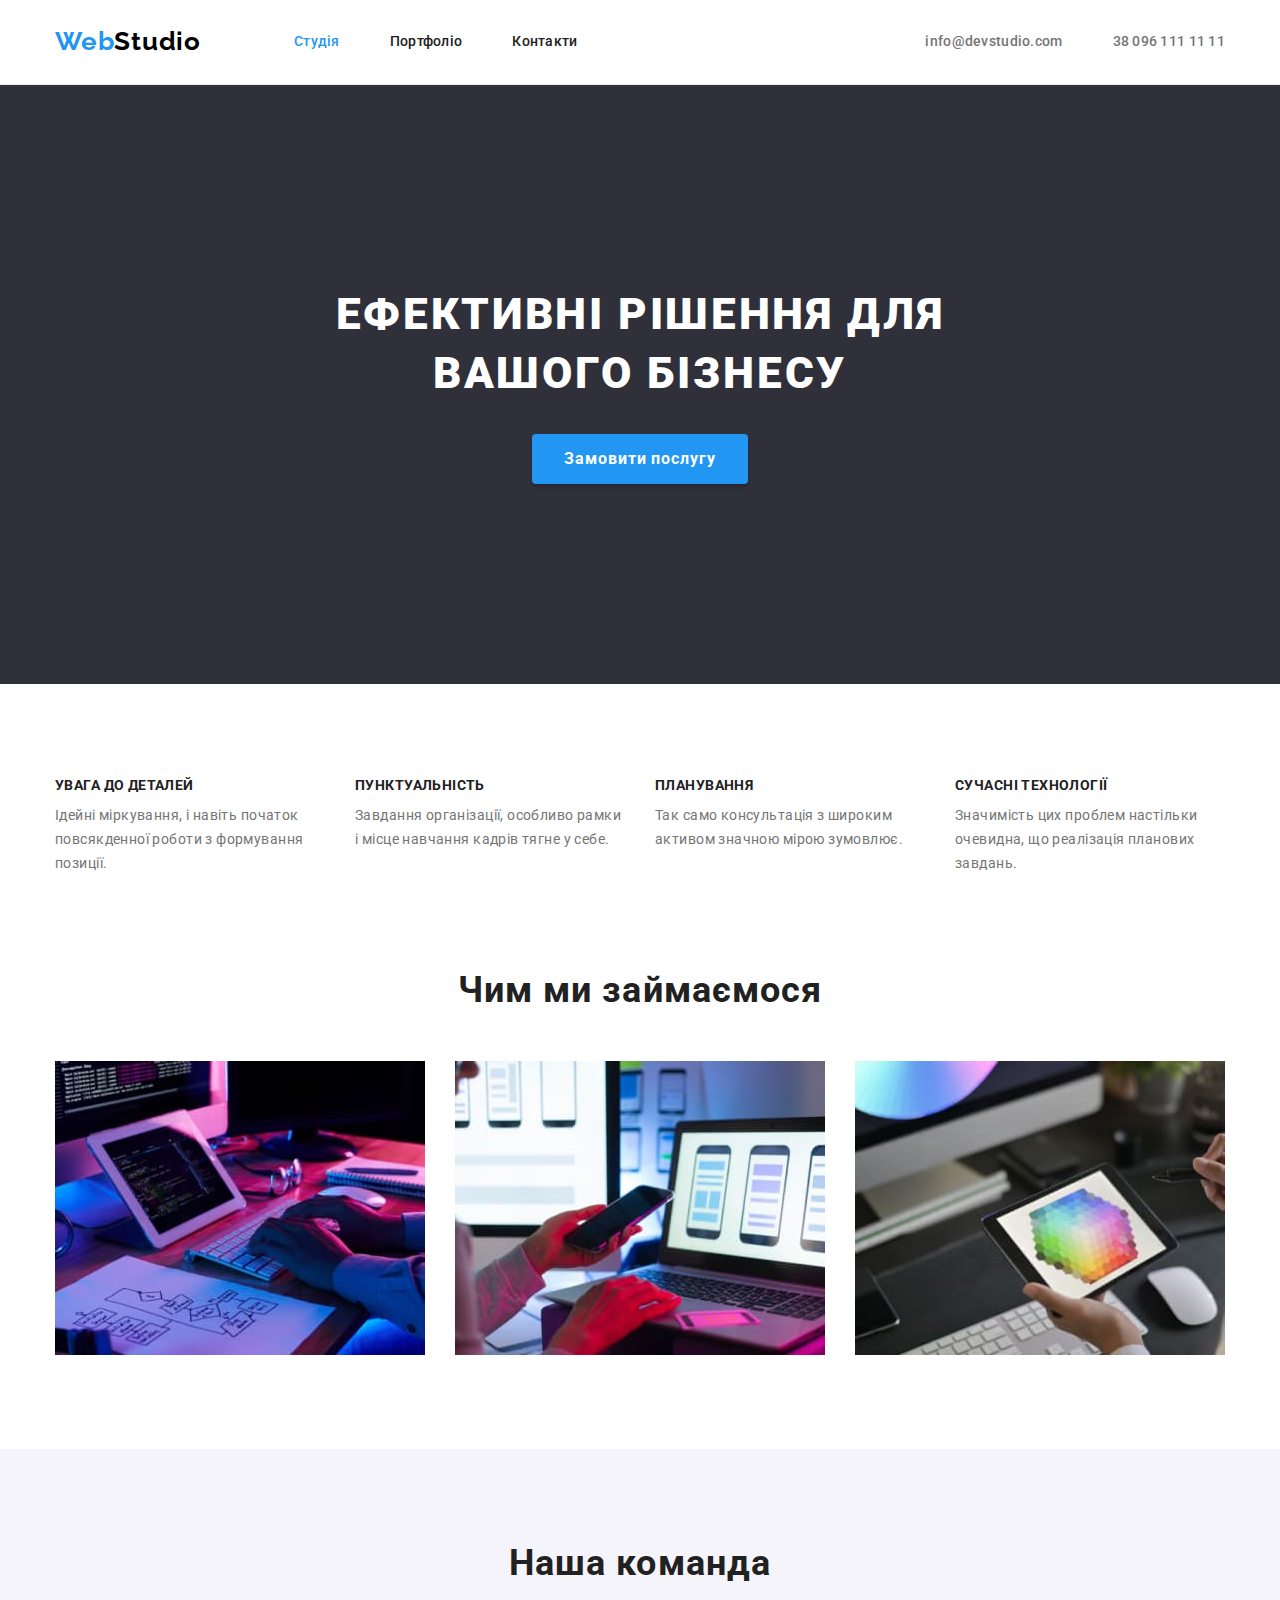
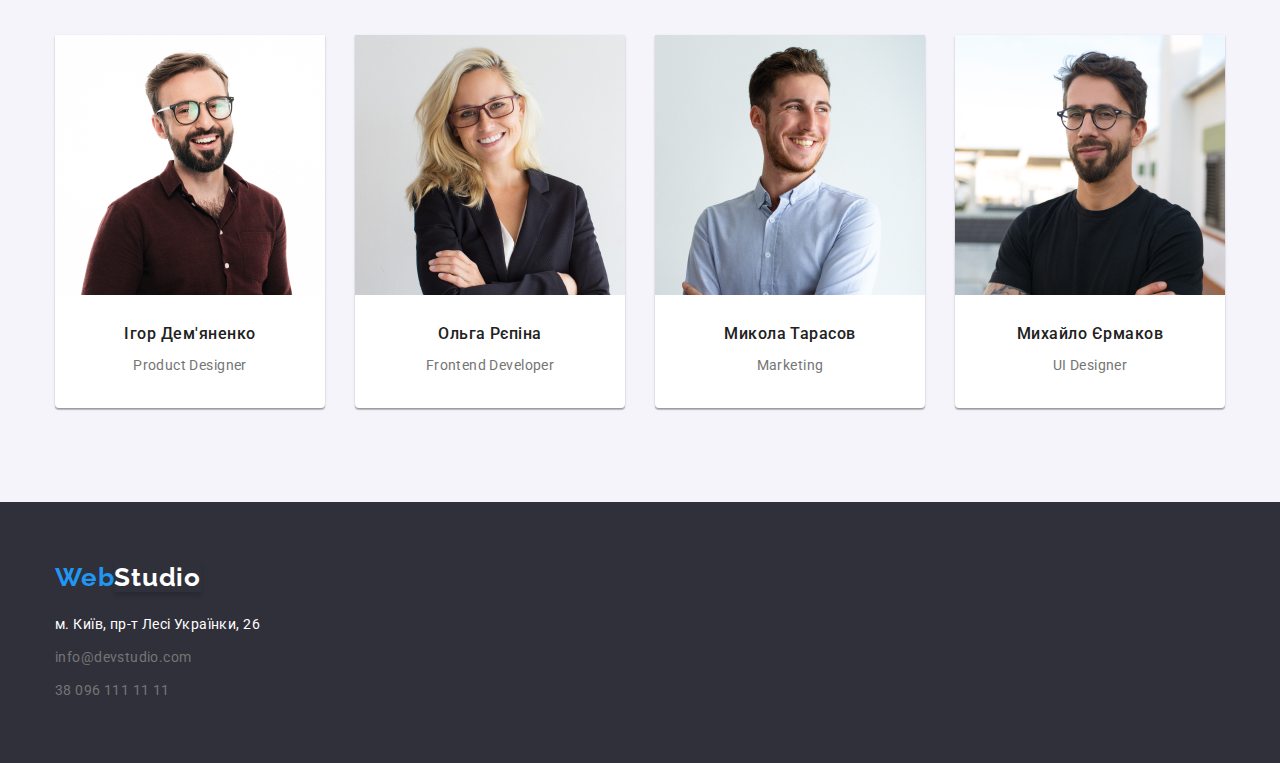
<file: index.html>
<!DOCTYPE html>
<html lang="uk">
  <head>
    <meta charset="UTF-8" />
    <meta http-equiv="X-UA-Compatible" content="IE=edge" />
    <meta name="viewport" content="width=device-width, initial-scale=1.0" />
    <link
      rel="stylesheet"
      href="https://cdnjs.cloudflare.com/ajax/libs/modern-normalize/1.1.0/modern-normalize.min.css"
    />
    <link rel="preconnect" href="https://fonts.googleapis.com" />
    <link rel="preconnect" href="https://fonts.gstatic.com" crossorigin />
    <link
      href="https://fonts.googleapis.com/css2?family=Raleway:wght@700&family=Roboto:wght@400;500;700;900&display=swap"
      rel="stylesheet"
    />
    <link rel="stylesheet" href="./css/styles.css" />
    <title>WebStudio</title>
  </head>
  <body>
    <!-- шапка сайту -->
    <header class="header-section">
      <div class="container header-container">
        <nav class="header-naw">
          <a href="#" class="logo header-logo">Web<span class="logo-dark">Studio</span> </a>
          <ul class="site-naw list">
            <li>
              <a href="./index.html" class="naw-link link current">Студія</a>
            </li>
            <li>
              <a href="./portfolio.html" class="naw-link link">Портфоліо</a>
            </li>
            <li><a href="" class="naw-link link">Контакти</a></li>
          </ul>
        </nav>
        <ul class="contacts list">
          <li>
            <a href="malito:info@devstudio.com" class="cnt-link link" lang="en"
              >info@devstudio.com</a
            >
          </li>
          <li>
            <a href="tel:+380961111111" class="cnt-link link">38 096 111 11 11</a>
          </li>
        </ul>
      </div>
    </header>
    <main>
      <!-- секція герой -->
      <section class="hero">
        <div class="container">
          <h1 class="hero-title">Ефективні рішення для вашого бізнесу</h1>
          <button type="button" class="hero-button">Замовити послугу</button>
        </div>
      </section>
      <!-- секція переваги -->
      <section class="section">
        <div class="container">
          <h2 class="visually-hidden">Наші переваги</h2>
          <ul class="benefits list">
            <li class="benefits-item">
              <h3 class="benefits-title">Увага до деталей</h3>
              <p>Ідейні міркування, і навіть початок повсякденної роботи з формування позиції.</p>
            </li>
            <li class="benefits-item">
              <h3 class="benefits-title">Пунктуальність</h3>
              <p>Завдання організації, особливо рамки і місце навчання кадрів тягне у себе.</p>
            </li>
            <li class="benefits-item">
              <h3 class="benefits-title">Планування</h3>
              <p>Так само консультація з широким активом значною мірою зумовлює.</p>
            </li>
            <li class="benefits-item">
              <h3 class="benefits-title">Сучасні технології</h3>
              <p>Значимість цих проблем настільки очевидна, що реалізація планових завдань.</p>
            </li>
          </ul>
        </div>
      </section>
      <!-- секція наші роботи -->
      <section class="section example-section">
        <div class="container">
          <h2 class="example-title">Чим ми займаємося</h2>
          <ul class="list-example list">
            <li>
              <img src="./images/box1.jpg" alt="людина працює за робочим столом" width="370" />
            </li>
            <li>
              <img
                src="./images/box2.jpg"
                alt="людина звіряє телефон з макетом на ноутбуці"
                width="370"
              />
            </li>
            <li>
              <img
                src="./images/box3.jpg"
                alt="людина обирає палітру кольорів на планшеті"
                width="370"
              />
            </li>
          </ul>
        </div>
      </section>
      <!-- секція команда -->
      <section class="section-team">
        <div class="container">
          <h2 class="team-title">Наша команда</h2>
          <ul class="team-list list">
            <li class="team-folder">
              <img src="./images/photo1.jpg" alt="фото працівника Ігор Дем'яненко" width="270" />
              <div class="team-details">
                <h3 class="team-subtitle">Ігор Дем'яненко</h3>
                <p lang="en">Product Designer</p>
              </div>
            </li>
            <li class="team-folder">
              <img src="./images/photo2.jpg" alt="фото працівника Ольга Рєпіна" width="270" />
              <div class="team-details">
                <h3 class="team-subtitle">Ольга Рєпіна</h3>
                <p lang="en">Frontend Developer</p>
              </div>
            </li>
            <li class="team-folder">
              <img src="./images/photo3.jpg" alt="фото працівника Микола Тарасов" width="270" />
              <div class="team-details">
                <h3 class="team-subtitle">Микола Тарасов</h3>
                <p lang="en">Marketing</p>
              </div>
            </li>
            <li class="team-folder">
              <img src="./images/photo4.jpg" alt="фото працівника Михайло Єрмаков" width="270" />
              <div class="team-details">
                <h3 class="team-subtitle">Михайло Єрмаков</h3>
                <p lang="en">UI Designer</p>
              </div>
            </li>
          </ul>
        </div>
      </section>
    </main>
    <!-- підвал -->
    <footer class="footer-section">
      <div class="container">
        <a href="#" class="logo footer-logo">Web<span class="logo-light">Studio</span> </a>
        <address>
          <ul class="address list">
            <li class="address-list">
              <a
                href="https://goo.gl/maps/CPtrU1FHBa2aNyZL9"
                class="link"
                target="_blank"
                rel="noopener noreferrer nofollow"
                >м. Київ, пр-т Лесі Українки, 26</a
              >
            </li>
            <li class="address-list">
              <a href="malito:info@devstudio.com" class="address-link link" lang="en"
                >info@devstudio.com</a
              >
            </li>
            <li class="address-list">
              <a href="tel:+380961111111" class="address-link link">38 096 111 11 11</a>
            </li>
          </ul>
        </address>
      </div>
    </footer>
  </body>
</html>
</file>
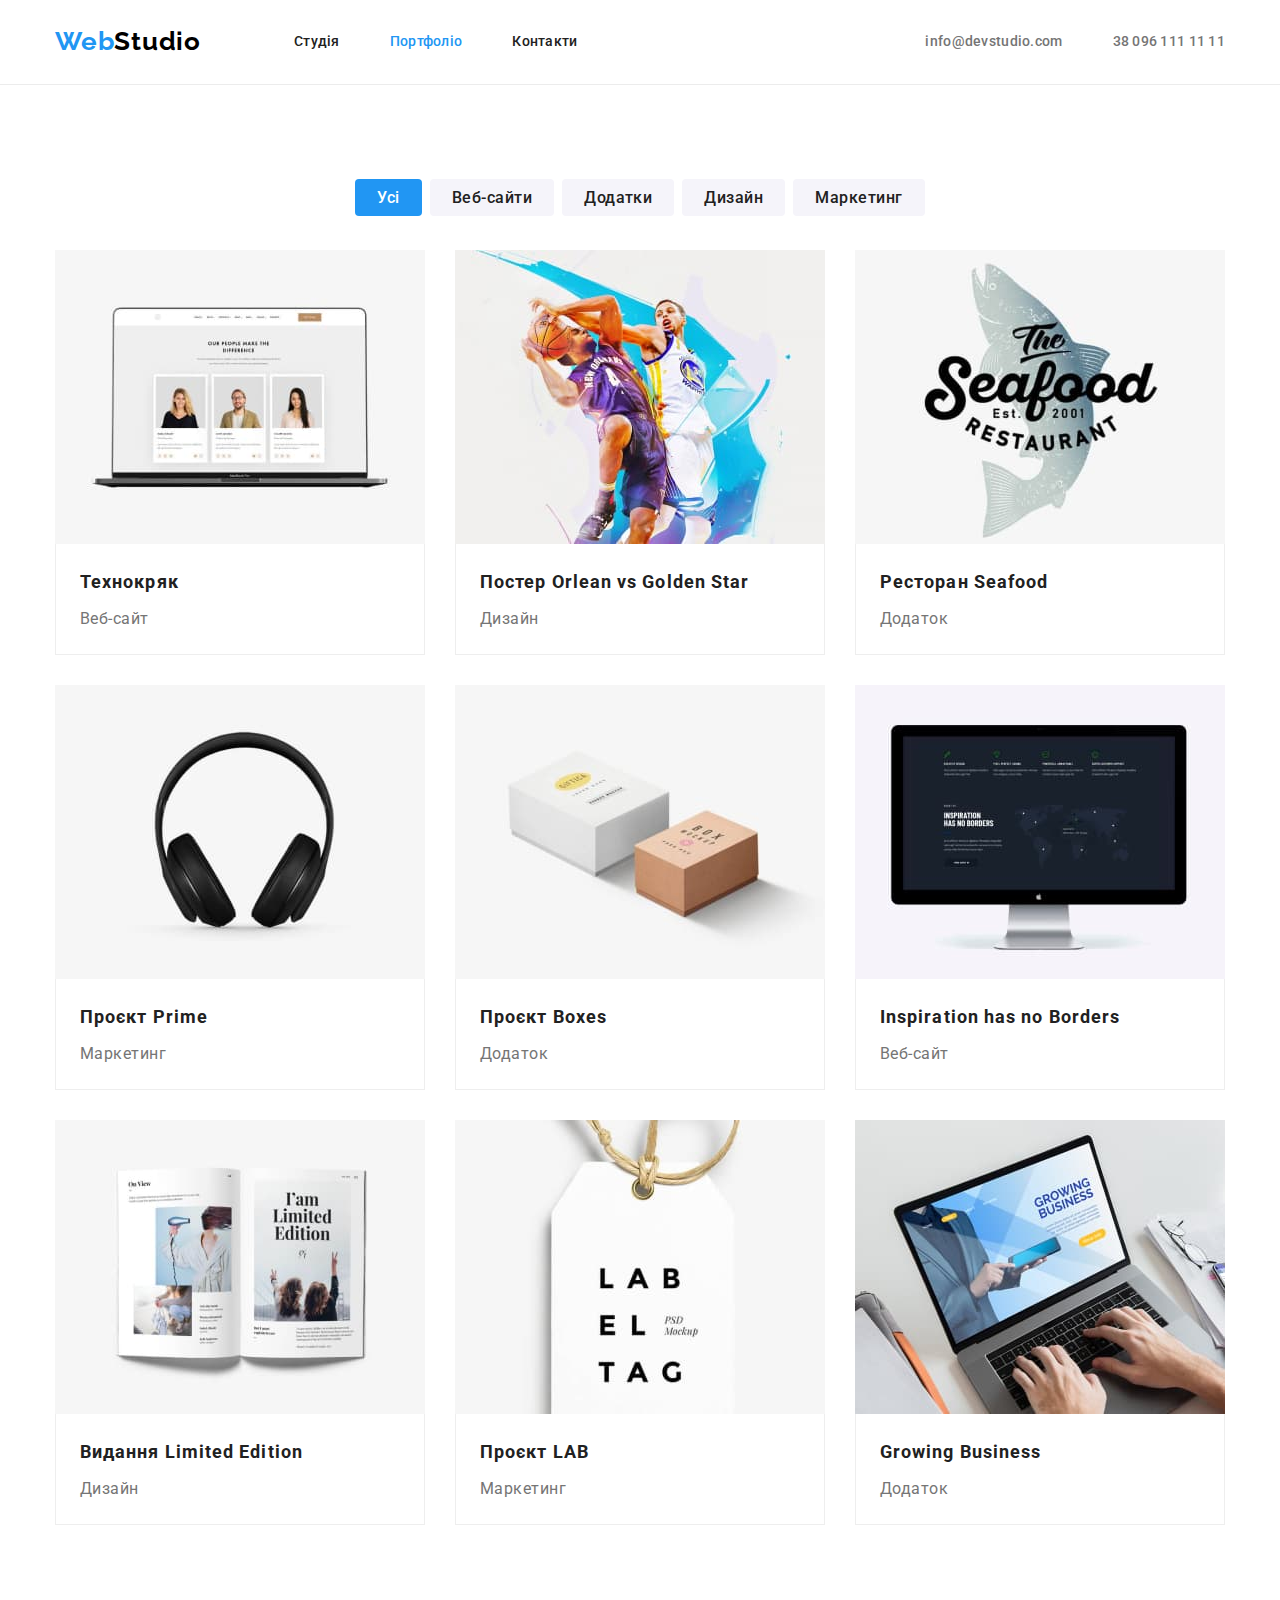
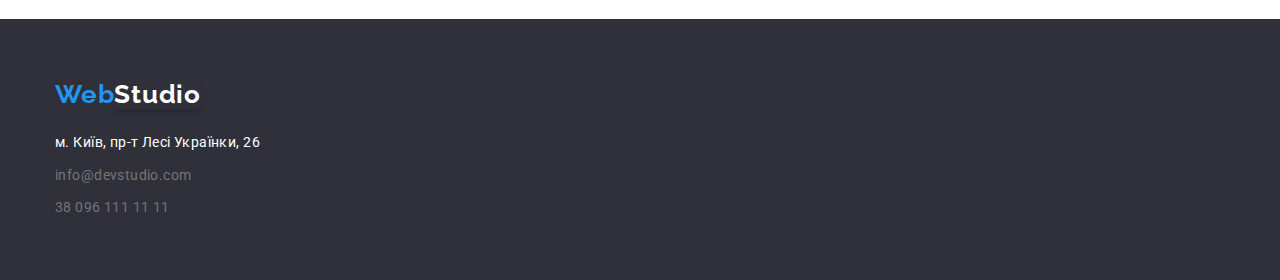
<file: portfolio.html>
<!DOCTYPE html>
<html lang="uk">
  <head>
    <meta charset="UTF-8" />
    <meta http-equiv="X-UA-Compatible" content="IE=edge" />
    <meta name="viewport" content="width=device-width, initial-scale=1.0" />

    <link
      rel="stylesheet"
      href="https://cdnjs.cloudflare.com/ajax/libs/modern-normalize/1.1.0/modern-normalize.min.css"
    />
    <link rel="preconnect" href="https://fonts.googleapis.com" />
    <link rel="preconnect" href="https://fonts.gstatic.com" crossorigin />
    <link
      href="https://fonts.googleapis.com/css2?family=Raleway:wght@700&family=Roboto:wght@400;500;700;900&display=swap"
      rel="stylesheet"
    />
    <link rel="stylesheet" href="./css/styles.css" />
    <title>Портфоліо</title>
  </head>
  <body>
    <!-- шапка -->
    <header class="header-section">
      <div class="container header-container">
        <nav class="header-naw">
          <a href="#" class="logo header-logo">Web<span class="logo-dark">Studio</span> </a>
          <ul class="site-naw list">
            <li>
              <a href="./index.html" class="naw-link link">Студія</a>
            </li>
            <li>
              <a href="./portfolio.html" class="naw-link link current">Портфоліо</a>
            </li>
            <li><a href="" class="naw-link link">Контакти</a></li>
          </ul>
        </nav>
        <ul class="contacts list">
          <li>
            <a href="malito:info@devstudio.com" class="cnt-link link" lang="en"
              >info@devstudio.com</a
            >
          </li>
          <li>
            <a href="tel:+380961111111" class="cnt-link link">38 096 111 11 11</a>
          </li>
        </ul>
      </div>
    </header>
    <main>
      <!-- секція портфоліо -->
      <section class="section">
        <div class="container">
          <h1 class="visually-hidden">Наше портфоліо</h1>
          <ul class="filters list">
            <li class="filters-list">
              <button type="button" class="portfolio-button button current">Усі</button>
            </li>
            <li class="filters-list">
              <button type="button" class="portfolio-button">Веб-сайти</button>
            </li>
            <li class="filters-list">
              <button type="button" class="portfolio-button">Додатки</button>
            </li>
            <li class="filters-list">
              <button type="button" class="portfolio-button">Дизайн</button>
            </li>
            <li class="filters-list">
              <button type="button" class="portfolio-button">Маркетинг</button>
            </li>
          </ul>
          <ul class="portfolio-card link list">
            <li class="portfolio-list">
              <a href="" class="link">
                <img
                  src="./images/img1.jpg"
                  alt="відкритий веб сайт на моніторі ноутбука"
                  width="370"
                />
                <div class="portfolio-details">
                  <h2 class="portfolio-title">Технокряк</h2>
                  <p>Веб-сайт</p>
                </div>
              </a>
            </li>
            <li class="portfolio-list">
              <a href="" class="link">
                <img src="./images/img2.jpg" alt="два баскетболісти боряться за м'яч" width="370" />
                <div class="portfolio-details">
                  <h2 class="portfolio-title">
                    Постер <span lang="en">Orlean vs Golden Star</span>
                  </h2>
                  <p>Дизайн</p>
                </div>
              </a>
            </li>
            <li class="portfolio-list">
              <a href="" class="link">
                <img src="./images/img3.jpg" alt="назва ресторану на фоні сірої риби" width="370" />
                <div class="portfolio-details">
                  <h2 class="portfolio-title">Ресторан <span lang="en">Seafood</span></h2>
                  <p>Додаток</p>
                </div>
              </a>
            </li>
            <li class="portfolio-list">
              <a href="" class="link">
                <img src="./images/img4.jpg" alt="великі чорні безпровідні навушники" width="370" />
                <div class="portfolio-details">
                  <h2 class="portfolio-title">Проєкт <span lang="en">Prime</span></h2>
                  <p>Маркетинг</p>
                </div>
              </a>
            </li>
            <li class="portfolio-list">
              <a href="" class="link">
                <img src="./images/img5.jpg" alt="дві коробки біла та картонна" width="370" />
                <div class="portfolio-details">
                  <h2 class="portfolio-title">Проєкт <span lang="en">Boxes</span></h2>
                  <p>Додаток</p>
                </div>
              </a>
            </li>
            <li class="portfolio-list">
              <a href="" class="link">
                <img src="./images/img6.jpg" alt="монітор з зображеним веб-сайтом" width="370" />
                <div class="portfolio-details">
                  <h2 class="portfolio-title" lang="en">Inspiration has no Borders</h2>
                  <p>Веб-сайт</p>
                </div>
              </a>
            </li>
            <li class="portfolio-list">
              <a href="" class="link">
                <img src="./images/img7.jpg" alt="відкритий журнал" width="370" />
                <div class="portfolio-details">
                  <h2 class="portfolio-title">Видання <span lang="en">Limited Edition</span></h2>
                  <p>Дизайн</p>
                </div>
              </a>
            </li>
            <li class="portfolio-list">
              <a href="" class="link">
                <img src="./images/img8.jpg" alt="біла бірка на мотузці" width="370" />
                <div class="portfolio-details">
                  <h2 class="portfolio-title">Проєкт <span lang="en">LAB</span></h2>
                  <p>Маркетинг</p>
                </div>
              </a>
            </li>
            <li class="portfolio-list">
              <a href="" class="link">
                <img
                  src="./images/img9.jpg"
                  alt="руки людини на клавіатурі ноутбука з відкритим додатком"
                  width="370"
                />
                <div class="portfolio-details">
                  <h2 class="portfolio-title" lang="en">Growing Business</h2>
                  <p>Додаток</p>
                </div>
              </a>
            </li>
          </ul>
        </div>
      </section>
    </main>
    <!-- підвал -->
    <footer class="footer-section">
      <div class="container">
        <a href="#" class="logo footer-logo">Web<span class="logo-light">Studio</span> </a>
        <address>
          <ul class="address list">
            <li class="address-list">
              <a
                href="https://goo.gl/maps/CPtrU1FHBa2aNyZL9"
                class="link"
                target="_blank"
                rel="noopener noreferrer nofollow"
                >м. Київ, пр-т Лесі Українки, 26</a
              >
            </li>
            <li class="address-list">
              <a href="malito:info@devstudio.com" class="address-link link" lang="en"
                >info@devstudio.com</a
              >
            </li>
            <li class="address-list">
              <a href="tel:+380961111111" class="address-link link">38 096 111 11 11</a>
            </li>
          </ul>
        </address>
      </div>
    </footer>
  </body>
</html>
</file>
<file: css/styles.css>
:root {
  --color-primary: #757575;
  --main-title-color: #212121;
  --color-brand: #2196f3;
  --main-white-color: #ffffff;
  --background-accent: #2f303a;
  --section-color: #f5f4fa;
  --logo-dark-color: #000000;
  --button-h-f-color: #188ce8;
  --secondary-white-color: color: rgba(255, 255, 255, 0.6);
}

body {
  color: var(--color-primary);
  background-color: var(--main-white-color);
  font-family: 'Roboto', sans-serif;
}

h1,
h2,
h3,
h4,
h5,
h6,
p,
ul {
  margin: 0;
}

img {
  display: block;
  max-width: 100%;
  height: auto;
}

.section {
  padding: 94px 0;
}

.container {
  width: 100%;
  max-width: 1200px;
  margin: 0 auto;
  padding: 0 15px;
}

*::before,
::after {
  box-sizing: border-box;
}

.list {
  list-style: none;
}

.link {
  text-decoration: none
}

/* header */

.header-section {
  font-size: 14px;
  line-height: 1.7;
  letter-spacing: 0.03em;
  margin: 0 auto;
  border-bottom: 1px solid #ececec;
}

.logo {
  color: var(--color-brand);
  font-family: 'Raleway', sans-serif;
  font-weight: 700;
  font-size: 26px;
  line-height: 1.2;
  letter-spacing: 0.03em;
  text-decoration: none;
}

.header-logo {
  margin-right: 93px;
}

.logo-dark {
  color: var(--logo-dark-color);
}

/* site naw */

.site-naw .naw-link {
  color: var(--main-title-color);
  font-weight: 500;
  font-size: 14px;
  line-height: 1.14;
  letter-spacing: 0.02em;
  padding: 32px 0;
  display: block;
}

.site-naw .naw-link:hover,
.site-naw .naw-link:focus {
  color: var(--color-brand);
}

.site-naw .link.current {
  color: var(--color-brand);
}

.contacts .cnt-link {
  color: var(--color-primary);
  font-weight: 500;
  font-size: 14px;
  line-height: 1.4;
  letter-spacing: 0.02em;
  padding: 32px 0;
  display: block;
}

.contacts .cnt-link:hover,
.contacts .cnt-link:focus {
  color: var(--color-brand);
}

.header-container {
  display: flex;
  align-items: center;
  justify-content: space-between;
}

.header-naw {
  display: flex;
  align-items: center;
  justify-content: space-between;
}

.site-naw {
  display: flex;
  gap: 50px;
  padding: 0;
}

.contacts {
  display: flex;
  gap: 50px;
  padding: 0;
}

/* sections */
/* hero */
.hero {
  background-color: var(--background-accent);
  padding: 200px 0;
}

.hero-title {
  color: var(--main-white-color);
  font-weight: 900;
  font-size: 44px;
  line-height: 1.36;
  letter-spacing: 0.06em;
  text-transform: uppercase;
  text-align: center;
  max-width: 696px;
  margin: 0 auto 30px auto;
}

.hero-button {
  color: var(--main-white-color);
  background-color: var(--color-brand);
  font-family: inherit;
  font-weight: 700;
  font-size: 16px;
  line-height: 1.87;
  letter-spacing: 0.06em;
  cursor: pointer;
  display: block;
  min-width: 216px;
  padding: 10px 32px;
  margin: 0 auto;
  box-shadow: 0px 4px 4px rgba(0, 0, 0, 0.15);
  border-radius: 4px;
  border: 0;
}

.hero-button:hover,
.hero-button:focus {
  background-color: var(--button-h-f-color);
}

.visually-hidden {
  position: absolute;
  white-space: nowrap;
  width: 1px;
  height: 1px;
  overflow: hidden;
  border: 0;
  padding: 0;
  clip: rect(0 0 0 0);
  clip-path: inset(50%);
  margin: -1px;
}

/* benefits */
.benefits-title {
  color: var(--main-title-color);
  font-size: 14px;
  line-height: 1.14;
  letter-spacing: 0.03em;
  text-transform: uppercase;
  margin-bottom: 10px;
}

.benefits {
  display: flex;
  gap: 30px;
  padding: 0;
}

.benefits-item {
  width: 270px;
  font-size: 14px;
  line-height: 1.7;
  letter-spacing: 0.03em;
}

/* example */
.example-title {
  color: var(--main-title-color);
  font-size: 36px;
  line-height: 1.16;
  letter-spacing: 0.03em;
  margin-bottom: 50px;
  text-align: center;
}

.list-example {
  display: flex;
  justify-content: space-between;
  gap: 30px;
  padding: 0;
}

.example-section {
  padding-top: 0;
}

/* team section*/
.section-team {
  background-color: var(--section-color);
  font-size: 14px;
  line-height: 1.7;
  letter-spacing: 0.03em;
  padding: 94px 0;
  margin: 0 auto;
}

.team-list {
  display: flex;
  justify-content: center;
  align-items: center;
  padding: 0;
}

.team-title {
  color: var(--main-title-color);
  font-size: 36px;
  line-height: 1.16;
  letter-spacing: 0.03em;
  margin-bottom: 50px;
  text-align: center;
}

.team-folder {
  background-color: var(--main-white-color);
  min-width: 270px;
  margin-right: 30px;
  box-shadow: 0px 1px 3px rgba(0, 0, 0, 0.12), 0px 1px 1px rgba(0, 0, 0, 0.14), 0px 2px 1px rgba(0, 0, 0, 0.2);
  border-radius: 0px 0px 4px 4px;
}

.team-folder:last-child {
  margin-right: 0;
}

.team-subtitle {
  color: var(--main-title-color);
  font-weight: 500;
  font-size: 16px;
  line-height: 1.18;
  letter-spacing: 0.03em;
  margin-top: 0px;
  margin-bottom: 10px;
}

.team-details {
  text-align: center;
  padding: 30px;

}

/* footer */
.footer-section {
  background-color: var(--background-accent);
  font-size: 14px;
  line-height: 1.7;
  letter-spacing: 0.03em;
  margin: 0 auto;
  padding: 60px 0;
}

address {
  margin-top: 20px;
}

.address {
  font-size: 14px;
  line-height: 1.7;
  letter-spacing: 0.03em;
  padding: 0;
}

.address-list {
  margin-bottom: 9px;
}

.address-list:last-child {
  margin-bottom: 0;
}

.address .link {
  color: var(--main-white-color);
  font-style: normal;
}

.address .address-link {
  color: var(--secondary-white-color);
}

.address .link:hover,
.address .link:focus {
  color: var(--color-brand);
}

.logo-light {
  color: var(--main-white-color);
  box-shadow: 0px 4px 4px rgba(0, 0, 0, 0.15);
}

/* portfolio */
.portfolio-button {
  color: var(--main-title-color);
  background-color: var(--section-color);
  font-family: inherit;
  font-weight: 500;
  font-size: 16px;
  line-height: 1.6;
  letter-spacing: 0.03em;
  cursor: pointer;
  display: block;
  padding: 6px 22px;
  margin: 0 auto;
  border-radius: 4px;
  border: 0;
}

.filters {
  display: flex;
  justify-content: center;
  align-items: center;
  margin-bottom: 34px;
  padding: 0;
}

.filters-list {
  margin-right: 8px;
}

.filters-list:last-child {
  margin-right: 0;
}

.portfolio-button:hover,
.portfolio-button:focus {
  color: var(--main-white-color);
  background-color: var(--color-brand);
  box-shadow: 0px 3px 1px rgba(0, 0, 0, 0.1), 0px 1px 2px rgba(0, 0, 0, 0.08), 0px 2px 2px rgba(0, 0, 0, 0.12);
}

.button.current {
  color: var(--main-white-color);
  background-color: var(--color-brand);
}

.portfolio-card .link {
  color: var(--color-primary);
  font-size: 16px;
  line-height: 1.87;
  letter-spacing: 0.03em;
}

.portfolio-card {
  display: flex;
  justify-content: center;
  flex-wrap: wrap;
  gap: 30px;
  padding: 0;
  margin: 0;
}

.portfolio-list {
  flex-basis: calc((100%- 60px)/3);
}

.portfolio-details {
  border: 1px solid #eeeeee;
  border-top: none;
  padding: 20px 24px;
}

.portfolio-title {
  color: var(--main-title-color);
  font-size: 18px;
  line-height: 2;
  letter-spacing: 0.06em;
  margin-bottom: 4px;
}
</file>
